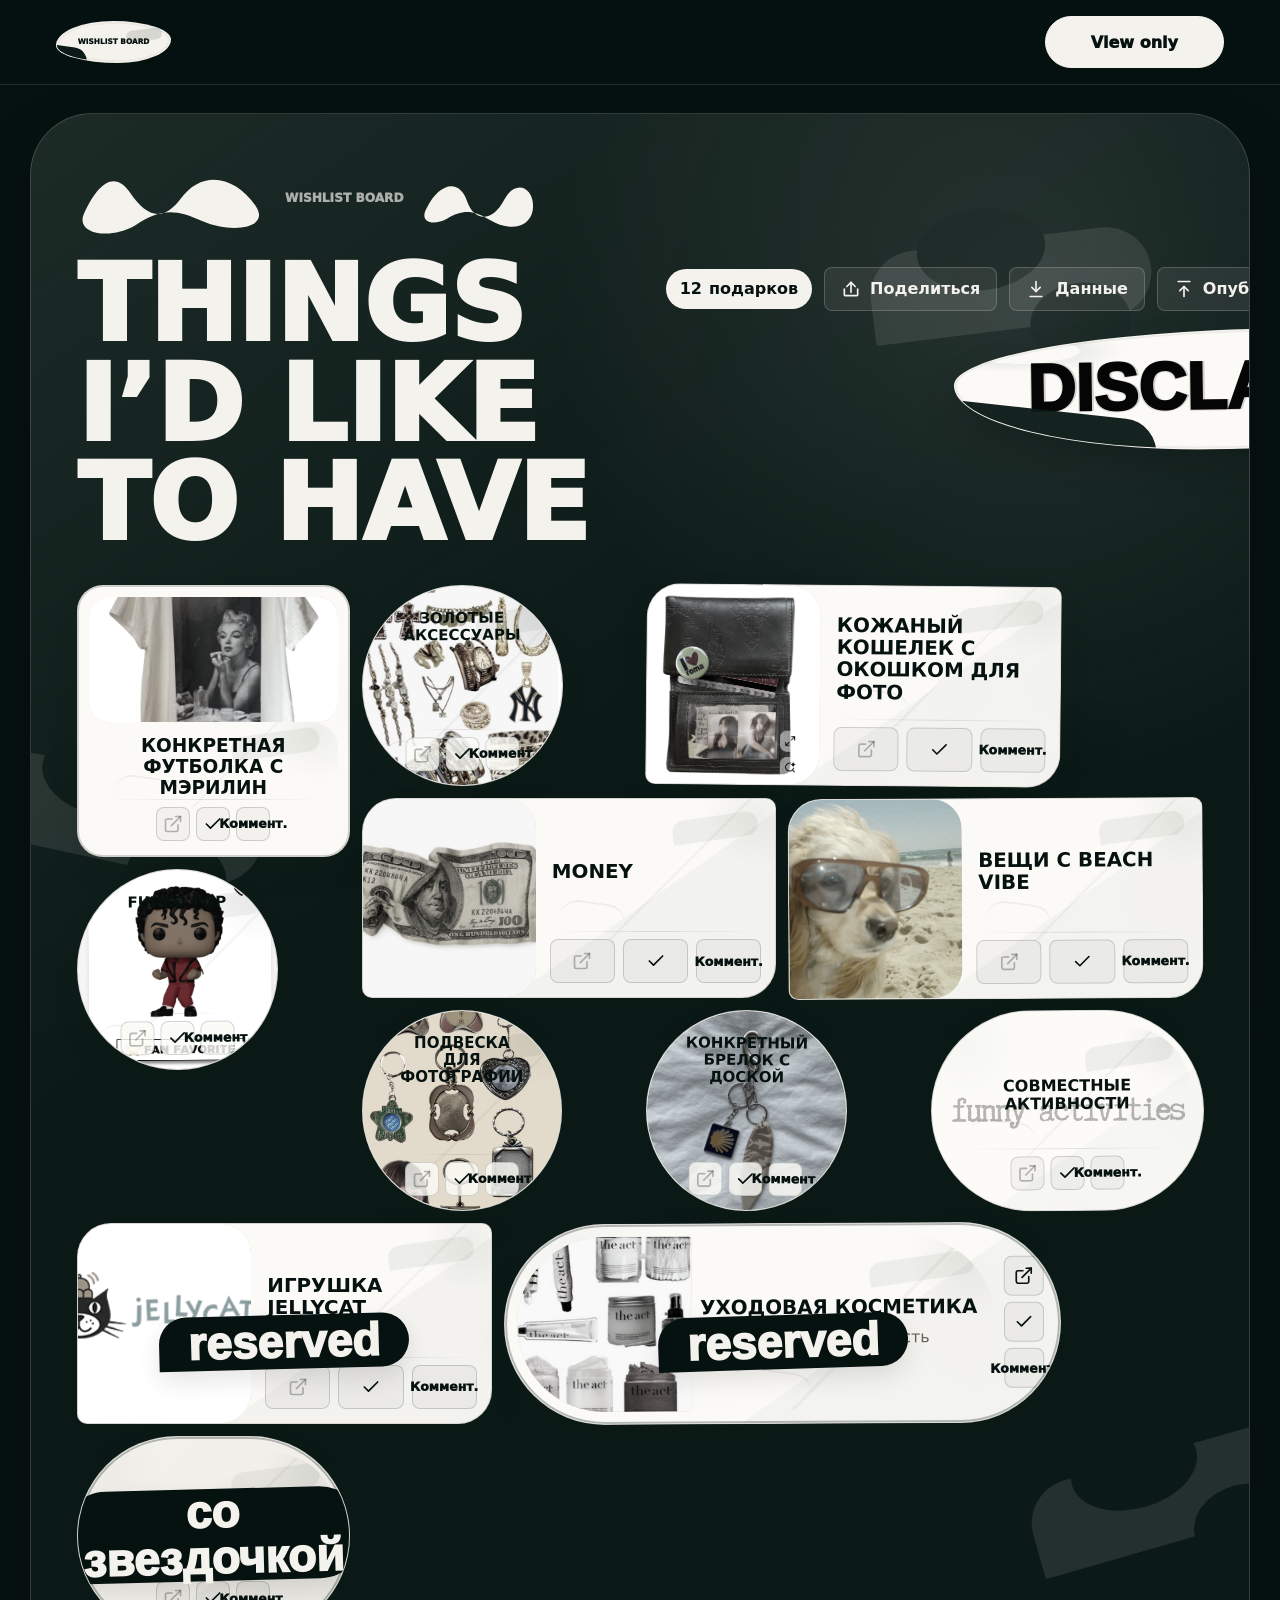
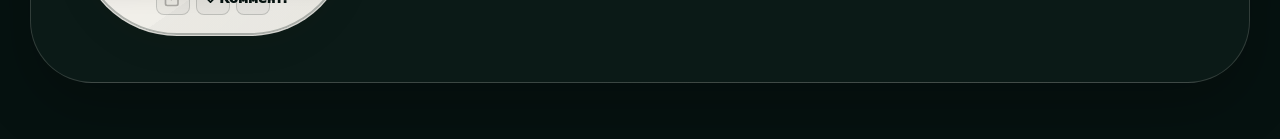
<file: index.html>
<!doctype html>
<html lang="ru">
  <head>
    <meta charset="UTF-8" />
    <meta name="viewport" content="width=device-width, initial-scale=1.0" />
    <title>Wishlist</title>
    <link rel="stylesheet" href="styles.css?v=20260501-github-autopublish-1" />
  </head>
  <body>
    <div class="app">
      <header class="topbar">
        <a class="brand" href="#/" aria-label="Wishlist">
          <span class="brand-board" aria-hidden="true">
            <span class="brand-wave"></span>
            <span class="brand-board-text">Wishlist board</span>
          </span>
        </a>
        <div class="topbar-actions">
          <button class="editor-mode-button" id="editorModeButton" type="button" aria-pressed="false">
            Editor
          </button>
          <button class="icon-button arrange-button" id="arrangeButton" type="button" aria-label="Переместить подарки" title="Переместить подарки" aria-pressed="false">
            <svg viewBox="0 0 24 24" aria-hidden="true">
              <path d="M8 3 5 6l3 3" />
              <path d="M5 6h14" />
              <path d="m16 15 3 3-3 3" />
              <path d="M19 18H5" />
            </svg>
          </button>
          <button class="icon-button accent" id="newGiftButton" type="button" aria-label="Добавить подарок" title="Добавить подарок">
            <svg viewBox="0 0 24 24" aria-hidden="true">
              <path d="M12 5v14M5 12h14" />
            </svg>
          </button>
        </div>
      </header>

      <main id="appRoot" class="page" aria-live="polite"></main>
    </div>

    <template id="homeTemplate">
      <section class="home">
        <div class="home-board">
          <div class="ambient-waves" aria-hidden="true">
            <span class="ambient-wave ambient-wave-one"></span>
            <span class="ambient-wave ambient-wave-two"></span>
            <span class="ambient-wave ambient-wave-three"></span>
          </div>

          <div class="wish-hero">
            <div class="hero-copy">
              <div class="title-print">
                <svg class="wave-print wave-print-wide" viewBox="0 0 180 72" aria-hidden="true">
                  <path d="M7 50C20 22 36 9 51 32C64 51 80 61 98 37C119 8 150 16 169 43C184 65 147 70 119 58C93 46 79 46 55 62C31 76-3 70 7 50Z" />
                </svg>
                <p class="eyebrow">Wishlist board</p>
                <svg class="wave-print wave-print-small" viewBox="0 0 122 62" aria-hidden="true">
                  <path d="M6 45C17 18 38 11 48 35C57 56 76 56 87 31C98 6 120 17 118 40C116 59 94 64 73 53C55 44 44 44 28 55C14 64-2 61 6 45Z" />
                </svg>
              </div>
              <h1>Things I’d like to have</h1>
            </div>
            <div class="hero-side">
              <div class="hero-tools">
                <div class="hero-meta">
                  <span class="count-pill"><strong id="giftCount">0</strong> <span id="giftCountWord">подарков</span></span>
                </div>
                <button class="secondary-button share-button" id="shareWishlistButton" type="button" aria-label="Скопировать ссылку" title="Скопировать ссылку">
                  <svg viewBox="0 0 24 24" aria-hidden="true">
                    <path d="M4 12v7a1 1 0 0 0 1 1h14a1 1 0 0 0 1-1v-7" />
                    <path d="M12 16V4" />
                    <path d="m7 9 5-5 5 5" />
                  </svg>
                  Поделиться
                </button>
                <button class="secondary-button export-data-button" id="exportWishlistDataButton" type="button" aria-label="Скачать данные" title="Скачать данные">
                  <svg viewBox="0 0 24 24" aria-hidden="true">
                    <path d="M12 3v12" />
                    <path d="m7 10 5 5 5-5" />
                    <path d="M5 21h14" />
                  </svg>
                  Данные
                </button>
                <button class="secondary-button publish-data-button" id="publishWishlistDataButton" type="button" aria-label="Опубликовать" title="Опубликовать">
                  <svg viewBox="0 0 24 24" aria-hidden="true">
                    <path d="M12 21V9" />
                    <path d="m7 14 5-5 5 5" />
                    <path d="M5 3h14" />
                  </svg>
                  Опубликовать
                </button>
                <button class="primary-button" id="addGiftFromHome" type="button" aria-label="Добавить" title="Добавить" aria-expanded="false" aria-controls="addChoiceMenu">
                  <svg viewBox="0 0 24 24" aria-hidden="true">
                    <path d="M12 5v14M5 12h14" />
                  </svg>
                  Добавить
                </button>
              </div>
              <div class="add-choice-menu" id="addChoiceMenu" hidden>
                <button class="add-choice add-choice--present" id="addPresentButton" type="button">Present</button>
                <button class="add-choice add-choice--disclaimer" id="addDisclaimerButton" type="button">Disclaimer</button>
              </div>
              <button class="disclaimer-hero-button" id="heroDisclaimerButton" type="button" hidden>
                Disclaimer
              </button>
            </div>
          </div>

          <p class="share-status" id="shareStatus" role="status"></p>
          <div class="share-panel" id="sharePanel" hidden>
            <label class="share-label" for="shareLinkInput">Моя ссылка на Wishlist</label>
            <a class="share-pretty-link" id="prettyShareLink" href="#" target="_blank" rel="noreferrer">
              Мой Wishlist
            </a>
            <div class="share-copy-row">
              <input id="shareLinkInput" type="text" readonly />
              <button class="secondary-button" id="copyShareLinkButton" type="button">
                <svg viewBox="0 0 24 24" aria-hidden="true">
                  <path d="M8 8h11v13H8z" />
                  <path d="M5 16H4a1 1 0 0 1-1-1V4a1 1 0 0 1 1-1h11a1 1 0 0 1 1 1v1" />
                </svg>
                Копировать
              </button>
            </div>
          </div>
          <div id="giftGrid" class="gift-mosaic" aria-label="Подарки"></div>
        </div>
      </section>
    </template>

    <template id="emptyTemplate">
      <section class="empty-state">
        <div class="empty-art" aria-hidden="true">
          <svg viewBox="0 0 80 80">
            <path d="M16 34h48v34H16z" />
            <path d="M12 24h56v12H12zM40 24v44M27 24c-8-7-3-16 5-13 5 2 8 13 8 13M53 24c8-7 3-16-5-13-5 2-8 13-8 13" />
          </svg>
        </div>
        <h2>Подарков пока нет</h2>
        <button class="primary-button" id="addFirstGift" type="button">
          <svg viewBox="0 0 24 24" aria-hidden="true">
            <path d="M12 5v14M5 12h14" />
          </svg>
          Добавить подарок
        </button>
      </section>
    </template>

    <template id="formTemplate">
      <section class="form-page">
        <div class="form-heading">
          <button class="icon-button" id="backButton" type="button" aria-label="Назад" title="Назад">
            <svg viewBox="0 0 24 24" aria-hidden="true">
              <path d="m15 18-6-6 6-6" />
            </svg>
          </button>
          <div>
            <p class="eyebrow" id="formMode">Новый подарок</p>
            <h1 id="formTitle">Добавить подарок</h1>
          </div>
        </div>

        <form class="gift-form" id="giftForm" novalidate>
          <div class="photo-field">
            <input id="photoInput" name="photo" type="file" accept="image/*" />
            <label class="photo-dropzone" for="photoInput">
              <span class="photo-preview" id="photoPreview">
                <svg viewBox="0 0 64 64" aria-hidden="true">
                  <path d="M10 16h44v34H10z" />
                  <path d="m17 43 12-12 9 9 5-5 10 8" />
                  <path d="M43 24h.01" />
                </svg>
              </span>
              <span class="photo-copy">Прикрепить фото</span>
            </label>
          </div>

          <div class="fields">
            <label>
              <span>Название</span>
              <input id="nameInput" name="name" type="text" autocomplete="off" maxlength="80" required />
            </label>

            <label>
              <span>Ссылка</span>
              <input id="linkInput" name="link" type="url" autocomplete="off" placeholder="https://..." />
            </label>

            <label>
              <span>Цена</span>
              <div class="price-input">
                <input id="priceInput" name="price" type="number" inputmode="decimal" min="0" step="0.01" />
                <span aria-hidden="true">₽</span>
              </div>
            </label>

            <fieldset class="style-field">
              <legend>Форма</legend>
              <input id="variantInput" name="variant" type="hidden" value="wide" />
              <div class="style-options" id="variantOptions">
                <button class="shape-option is-selected" type="button" data-value="wide" aria-pressed="true">
                  <span class="shape-preview shape-preview--wide"></span>
                </button>
                <button class="shape-option" type="button" data-value="capsule" aria-pressed="false">
                  <span class="shape-preview shape-preview--capsule"></span>
                </button>
                <button class="shape-option" type="button" data-value="circle" aria-pressed="false">
                  <span class="shape-preview shape-preview--circle"></span>
                </button>
                <button class="shape-option" type="button" data-value="oval" aria-pressed="false">
                  <span class="shape-preview shape-preview--oval"></span>
                </button>
                <button class="shape-option" type="button" data-value="ticket" aria-pressed="false">
                  <span class="shape-preview shape-preview--ticket"></span>
                </button>
                <button class="shape-option" type="button" data-value="stamp" aria-pressed="false">
                  <span class="shape-preview shape-preview--stamp"></span>
                </button>
              </div>
            </fieldset>

            <fieldset class="style-field">
              <legend>Размер</legend>
              <input id="sizeInput" name="size" type="hidden" value="normal" />
              <div class="size-options" id="sizeOptions">
                <button class="size-option" type="button" data-value="small" aria-pressed="false">S</button>
                <button class="size-option is-selected" type="button" data-value="normal" aria-pressed="true">M</button>
                <button class="size-option" type="button" data-value="large" aria-pressed="false">L</button>
              </div>
            </fieldset>

            <label class="wide">
              <span>Комментарий</span>
              <textarea id="commentInput" name="comment" rows="5" maxlength="500"></textarea>
            </label>
          </div>

          <p class="form-error" id="formError" role="alert"></p>

          <div class="form-actions">
            <button class="secondary-button" id="cancelButton" type="button">
              <svg viewBox="0 0 24 24" aria-hidden="true">
                <path d="m15 18-6-6 6-6" />
              </svg>
              Назад
            </button>
            <button class="primary-button" type="submit">
              <svg viewBox="0 0 24 24" aria-hidden="true">
                <path d="M19 21H5a2 2 0 0 1-2-2V5a2 2 0 0 1 2-2h11l5 5v11a2 2 0 0 1-2 2Z" />
                <path d="M17 21v-8H7v8M7 3v5h8" />
              </svg>
              Сохранить
            </button>
          </div>
        </form>
      </section>
    </template>

    <template id="disclaimerTemplate">
      <section class="form-page">
        <div class="form-heading">
          <button class="icon-button" id="disclaimerBackButton" type="button" aria-label="Назад" title="Назад">
            <svg viewBox="0 0 24 24" aria-hidden="true">
              <path d="m15 18-6-6 6-6" />
            </svg>
          </button>
          <div>
            <p class="eyebrow">Wishlist board</p>
            <h1>Disclaimer</h1>
          </div>
        </div>

        <form class="gift-form disclaimer-form" id="disclaimerForm" novalidate>
          <label class="disclaimer-field">
            <span>Текст disclaimer</span>
            <textarea id="disclaimerInput" name="disclaimer" rows="8" maxlength="900" placeholder="Напиши текст, который должен открываться в Disclaimer"></textarea>
          </label>

          <p class="form-error" id="disclaimerError" role="alert"></p>

          <div class="form-actions">
            <button class="secondary-button" id="deleteDisclaimerButton" type="button">
              Удалить
            </button>
            <button class="secondary-button" id="cancelDisclaimerButton" type="button">
              <svg viewBox="0 0 24 24" aria-hidden="true">
                <path d="m15 18-6-6 6-6" />
              </svg>
              Назад
            </button>
            <button class="primary-button" type="submit">
              <svg viewBox="0 0 24 24" aria-hidden="true">
                <path d="M19 21H5a2 2 0 0 1-2-2V5a2 2 0 0 1 2-2h11l5 5v11a2 2 0 0 1-2 2Z" />
                <path d="M17 21v-8H7v8M7 3v5h8" />
              </svg>
              Сохранить
            </button>
          </div>
        </form>
      </section>
    </template>

    <script src="wishlist-data.js?v=20260501-github-autopublish-1"></script>
    <script src="app.js?v=20260501-github-autopublish-1"></script>
  </body>
</html>
</file>
<file: styles.css>
:root {
  color-scheme: dark;
  --bg: #061210;
  --panel: #0b1a17;
  --paper: #f4f2ec;
  --card: #fbfaf6;
  --soft: #e6e2d8;
  --ink: #061210;
  --text: #f4f2ec;
  --muted: #b8b2a8;
  --card-muted: #686157;
  --line: rgba(244, 242, 236, 0.18);
  --shadow: 0 24px 60px rgba(0, 0, 0, 0.24);
  --radius: 8px;
}

* {
  box-sizing: border-box;
}

html {
  min-height: 100%;
  background: var(--bg);
}

body {
  overflow-x: hidden;
  min-height: 100vh;
  margin: 0;
  color: var(--text);
  background: var(--bg);
  font-family:
    Inter, ui-sans-serif, system-ui, -apple-system, BlinkMacSystemFont, "Segoe UI",
    sans-serif;
}

button,
input,
textarea {
  font: inherit;
}

button {
  cursor: pointer;
}

button:focus-visible,
input:focus-visible,
textarea:focus-visible,
a:focus-visible {
  outline: 3px solid rgba(244, 242, 236, 0.32);
  outline-offset: 3px;
}

.app {
  min-height: 100vh;
}

.topbar {
  position: sticky;
  top: 0;
  z-index: 10;
  display: flex;
  align-items: center;
  justify-content: space-between;
  gap: 16px;
  width: 100%;
  padding: 16px clamp(16px, 5vw, 56px);
  border-bottom: 1px solid rgba(244, 242, 236, 0.12);
  background: rgba(6, 18, 16, 0.88);
  backdrop-filter: blur(14px);
}

.brand {
  display: inline-flex;
  align-items: center;
  gap: 10px;
  color: var(--text);
  font-size: 1.05rem;
  font-weight: 850;
  text-decoration: none;
}

.brand > span:not(.brand-board) {
  display: none;
}

.brand-board {
  position: relative;
  display: grid;
  width: clamp(70px, 9vw, 116px);
  height: 42px;
  place-items: center;
  overflow: hidden;
  border: 1px solid rgba(244, 242, 236, 0.82);
  border-radius: 50% 50% 46% 54% / 58% 44% 56% 42%;
  color: var(--ink);
  background: var(--paper);
  box-shadow: inset 0 0 0 2px rgba(6, 18, 16, 0.04);
}

.brand-board::before {
  content: "";
  position: absolute;
  left: -18px;
  bottom: -12px;
  width: 48px;
  height: 28px;
  border-radius: 999px 999px 999px 18px;
  background: var(--panel);
  transform: rotate(8deg);
}

.brand-wave {
  position: absolute;
  right: 8px;
  top: 7px;
  width: 36px;
  height: 12px;
  border-radius: 999px 999px 999px 12px;
  background: rgba(6, 18, 16, 0.12);
  transform: rotate(-8deg);
}

.brand-board-text {
  position: relative;
  z-index: 1;
  font-size: 0.46rem;
  font-weight: 950;
  line-height: 1;
  text-transform: uppercase;
}

.topbar-actions {
  display: inline-flex;
  align-items: center;
  gap: 10px;
}

.topbar-actions [hidden] {
  display: none;
}

.editor-mode-button {
  display: inline-flex;
  align-items: center;
  justify-content: center;
  min-width: clamp(132px, 14vw, 186px);
  min-height: 52px;
  padding: 0 22px;
  border: 1px solid var(--paper);
  border-radius: 999px;
  color: var(--ink);
  background: var(--paper);
  font-weight: 950;
  letter-spacing: 0;
}

.editor-mode-button[aria-pressed="true"] {
  color: var(--paper);
  background: rgba(244, 242, 236, 0.08);
  box-shadow: inset 0 0 0 1px rgba(244, 242, 236, 0.28);
}

.arrange-button[aria-pressed="true"] {
  color: var(--ink);
  border-color: var(--paper);
  background: var(--paper);
  box-shadow: 0 0 0 3px rgba(244, 242, 236, 0.16);
}

.arrange-button {
  color: var(--ink);
  border-color: var(--paper);
  background: var(--paper);
}

.page {
  width: min(1220px, calc(100% - 32px));
  margin: 0 auto;
  padding: 28px 0 56px;
}

.home-board {
  position: relative;
  min-height: calc(100vh - 132px);
  overflow: hidden;
  padding: clamp(18px, 4vw, 46px);
  border: 1px solid rgba(244, 242, 236, 0.16);
  border-radius: clamp(34px, 5vw, 62px);
  color: var(--text);
  background:
    radial-gradient(circle at 82% 12%, rgba(244, 242, 236, 0.1), transparent 28%),
    linear-gradient(145deg, rgba(244, 242, 236, 0.08), transparent 42%),
    var(--panel);
  box-shadow: var(--shadow);
}

.ambient-waves {
  position: absolute;
  inset: 0;
  z-index: 0;
  pointer-events: none;
}

.ambient-wave {
  position: absolute;
  display: block;
  width: clamp(150px, 22vw, 310px);
  height: clamp(48px, 7vw, 92px);
  border-radius: 999px 999px 999px 34px;
  color: var(--paper);
  background: currentColor;
  opacity: 0.1;
}

.ambient-wave::before,
.ambient-wave::after {
  content: "";
  position: absolute;
  background: var(--panel);
}

.ambient-wave::before {
  left: 18%;
  top: -38%;
  width: 46%;
  height: 92%;
  border-radius: 50%;
}

.ambient-wave::after {
  right: 9%;
  bottom: -46%;
  width: 36%;
  height: 88%;
  border-radius: 50%;
}

.ambient-wave-one {
  right: 8%;
  top: 8%;
  transform: rotate(-7deg);
}

.ambient-wave-two {
  left: -4%;
  top: 42%;
  transform: rotate(12deg);
}

.ambient-wave-three {
  right: -5%;
  bottom: 9%;
  transform: rotate(-16deg);
}

.wish-hero,
.form-heading {
  display: flex;
  align-items: center;
  justify-content: space-between;
  gap: clamp(18px, 4vw, 44px);
}

.wish-hero {
  position: relative;
  z-index: 1;
  margin-bottom: clamp(18px, 3vw, 30px);
}

.hero-copy {
  position: relative;
  display: grid;
  gap: clamp(12px, 2vw, 20px);
  max-width: 890px;
  padding-left: 0;
}

.title-print {
  display: flex;
  align-items: center;
  gap: clamp(10px, 1.6vw, 18px);
  min-width: 0;
  color: var(--paper);
}

.wave-print {
  flex: 0 0 auto;
  display: block;
  fill: currentColor;
}

.wave-print-wide {
  width: clamp(92px, 16vw, 190px);
  height: auto;
}

.wave-print-small {
  width: clamp(58px, 9vw, 118px);
  height: auto;
  transform: rotate(4deg);
}

.eyebrow {
  margin: 0;
  color: rgba(244, 242, 236, 0.68);
  font-size: 0.76rem;
  font-weight: 950;
  letter-spacing: 0;
  text-transform: uppercase;
  white-space: nowrap;
}

h1,
h2,
p {
  overflow-wrap: anywhere;
}

h1 {
  margin: 0;
  font-size: clamp(2rem, 5vw, 4.2rem);
  line-height: 0.95;
  letter-spacing: 0;
}

.wish-hero h1 {
  max-width: 860px;
  font-size: clamp(2.7rem, 8.2vw, 7rem);
  font-weight: 950;
  text-transform: uppercase;
}

h2 {
  margin: 0;
  font-size: 1.14rem;
  letter-spacing: 0;
}

.hero-tools {
  display: flex;
  flex: 0 0 auto;
  align-items: center;
  gap: 12px;
}

.hero-side {
  position: relative;
  display: grid;
  justify-items: end;
  gap: 18px;
  min-width: min(100%, 460px);
}

.hero-meta {
  display: flex;
  flex-wrap: wrap;
  gap: 10px;
  margin: 0;
}

.count-pill {
  display: inline-flex;
  align-items: center;
  gap: 7px;
  min-height: 40px;
  padding: 0 14px;
  border-radius: 999px;
  color: var(--ink);
  font-weight: 900;
  background: var(--paper);
}

.icon-button,
.primary-button,
.secondary-button,
.danger-button,
.link-button {
  display: inline-flex;
  align-items: center;
  justify-content: center;
  gap: 9px;
  min-height: 44px;
  border: 1px solid transparent;
  border-radius: var(--radius);
  text-decoration: none;
  transition:
    transform 160ms ease,
    border-color 160ms ease,
    background 160ms ease,
    color 160ms ease;
}

.icon-button:hover,
.primary-button:hover,
.secondary-button:hover,
.danger-button:hover,
.link-button:hover,
.mark-toggle:hover {
  transform: translateY(-1px);
}

.icon-button {
  width: 44px;
  padding: 0;
  color: var(--paper);
  border-color: rgba(244, 242, 236, 0.2);
  background: rgba(244, 242, 236, 0.08);
}

.icon-button.accent,
.primary-button {
  color: var(--ink);
  border-color: var(--paper);
  background: var(--paper);
}

.home-board .primary-button {
  flex: 0 0 auto;
}

.home-board .share-button,
.home-board .export-data-button,
.home-board .publish-data-button {
  flex: 0 0 auto;
}

.add-choice-menu {
  position: absolute;
  right: 0;
  top: 58px;
  z-index: 8;
  display: grid;
  grid-template-columns: minmax(168px, 1fr) minmax(138px, 0.74fr);
  gap: 8px;
  width: min(360px, calc(100vw - 34px));
  padding: 8px;
  border: 1px solid rgba(244, 242, 236, 0.18);
  border-radius: 22px;
  background: rgba(6, 18, 16, 0.82);
  box-shadow: 0 18px 42px rgba(0, 0, 0, 0.24);
  backdrop-filter: blur(14px);
}

.add-choice-menu[hidden] {
  display: none;
}

.add-choice {
  min-height: 96px;
  padding: 14px;
  border: 1px solid rgba(6, 18, 16, 0.12);
  border-radius: 18px;
  color: var(--ink);
  background:
    radial-gradient(circle at 88% 18%, rgba(6, 18, 16, 0.08), transparent 22%),
    var(--paper);
  font-family: Impact, Haettenschweiler, "Arial Black", sans-serif;
  font-size: clamp(1.9rem, 3.2vw, 3.5rem);
  font-weight: 950;
  letter-spacing: 0;
  line-height: 0.95;
  text-align: center;
  text-transform: uppercase;
  text-shadow:
    2px 0 0 rgba(0, 0, 0, 0.16),
    -1px 1px 0 rgba(0, 0, 0, 0.14);
  transition:
    transform 160ms ease,
    background 160ms ease;
}

.add-choice:hover {
  transform: translateY(-1px);
  background: #fffdf8;
}

.add-choice--disclaimer {
  border-radius: 18px 36px 18px 36px;
  font-size: clamp(1.35rem, 2.35vw, 2.35rem);
  word-break: break-word;
}

.disclaimer-hero-button {
  position: relative;
  width: min(100%, 560px);
  min-height: clamp(82px, 9.5vw, 120px);
  overflow: hidden;
  padding: 14px 44px 18px;
  border: 1px solid rgba(244, 242, 236, 0.76);
  border-radius: 58% 42% 54% 46% / 44% 54% 46% 56%;
  color: #050505;
  background:
    radial-gradient(ellipse at 12% 16%, transparent 0 58px, rgba(6, 18, 16, 0.06) 59px, transparent 104px),
    radial-gradient(ellipse at 88% 78%, rgba(6, 18, 16, 0.08), transparent 28%),
    linear-gradient(100deg, transparent 0 74%, rgba(6, 18, 16, 0.08) 74% 100%),
    var(--card);
  font-family: Impact, Haettenschweiler, "Arial Black", sans-serif;
  font-size: clamp(2.2rem, 5.2vw, 5.2rem);
  font-weight: 950;
  letter-spacing: 0;
  line-height: 0.95;
  text-transform: uppercase;
  text-shadow:
    2px 0 0 rgba(0, 0, 0, 0.16),
    -1px 1px 0 rgba(0, 0, 0, 0.14);
  box-shadow:
    0 16px 34px rgba(0, 0, 0, 0.2),
    inset 0 0 0 2px rgba(6, 18, 16, 0.06);
  transform: rotate(-0.8deg);
  transition:
    transform 160ms ease,
    background 160ms ease;
}

.disclaimer-hero-button::before,
.disclaimer-hero-button::after {
  content: "";
  position: absolute;
  pointer-events: none;
}

.disclaimer-hero-button::before {
  left: -8%;
  bottom: -22%;
  width: 44%;
  height: 58%;
  border-radius: 999px 999px 999px 36px;
  background: var(--panel);
  opacity: 0.96;
  transform: rotate(7deg);
}

.disclaimer-hero-button::after {
  right: 10%;
  bottom: 18px;
  width: 96px;
  height: 20px;
  border-radius: 999px 999px 999px 12px;
  background: rgba(6, 18, 16, 0.1);
  transform: rotate(-7deg);
}

.disclaimer-hero-button:hover {
  transform: rotate(-0.8deg) translateY(-2px);
  background:
    radial-gradient(ellipse at 12% 16%, transparent 0 58px, rgba(6, 18, 16, 0.07) 59px, transparent 104px),
    radial-gradient(ellipse at 88% 78%, rgba(6, 18, 16, 0.1), transparent 28%),
    linear-gradient(100deg, transparent 0 74%, rgba(6, 18, 16, 0.09) 74% 100%),
    #fffdf8;
}

.disclaimer-hero-button[hidden] {
  display: none;
}

.primary-button,
.secondary-button,
.danger-button,
.link-button {
  padding: 0 16px;
  font-weight: 850;
}

.secondary-button,
.link-button {
  color: var(--text);
  border-color: rgba(244, 242, 236, 0.2);
  background: rgba(244, 242, 236, 0.08);
}

.danger-button {
  color: var(--text);
  border-color: rgba(244, 242, 236, 0.2);
  background: rgba(244, 242, 236, 0.08);
}

.icon-button svg,
.primary-button svg,
.secondary-button svg,
.danger-button svg,
.link-button svg,
.mark-toggle svg,
.empty-art svg,
.photo-preview svg {
  width: 20px;
  height: 20px;
  fill: none;
  stroke: currentColor;
  stroke-width: 2;
  stroke-linecap: round;
  stroke-linejoin: round;
}

.share-status {
  position: relative;
  z-index: 1;
  width: fit-content;
  max-width: 100%;
  margin: -8px 0 14px;
  padding: 8px 12px;
  border: 1px solid rgba(244, 242, 236, 0.16);
  border-radius: 999px;
  color: rgba(244, 242, 236, 0.78);
  background: rgba(244, 242, 236, 0.07);
  font-size: 0.9rem;
  font-weight: 800;
}

.share-status:empty {
  display: none;
}

.share-panel {
  position: relative;
  z-index: 1;
  display: grid;
  gap: 8px;
  max-width: 760px;
  margin: 0 0 16px;
  padding: 12px;
  border: 1px solid rgba(244, 242, 236, 0.16);
  border-radius: 18px;
  background: rgba(244, 242, 236, 0.07);
}

.share-panel[hidden] {
  display: none;
}

.share-label {
  color: rgba(244, 242, 236, 0.78);
  font-size: 0.86rem;
  font-weight: 850;
}

.share-pretty-link {
  display: inline-flex;
  align-items: center;
  justify-content: center;
  width: fit-content;
  min-height: 40px;
  padding: 0 14px;
  border: 1px solid var(--paper);
  border-radius: 999px;
  color: var(--ink);
  background: var(--paper);
  font-weight: 900;
  text-decoration: none;
}

.share-copy-row {
  display: grid;
  grid-template-columns: minmax(0, 1fr) auto;
  gap: 8px;
}

.share-copy-row input {
  min-width: 0;
  overflow: hidden;
  text-overflow: ellipsis;
}

.share-copy-row .secondary-button {
  color: var(--paper);
}

.gift-mosaic {
  position: relative;
  z-index: 1;
  display: grid;
  grid-template-columns: repeat(8, minmax(0, 1fr));
  grid-auto-rows: clamp(50px, 4.6vw, 66px);
  grid-auto-flow: dense;
  gap: clamp(8px, 1vw, 12px);
  align-items: stretch;
}

.gift-mosaic--free {
  display: block;
  min-height: 560px;
}

.is-arranging .gift-mosaic {
  padding: clamp(8px, 1.4vw, 18px);
}

.gift-mosaic::before {
  content: "";
  position: absolute;
  z-index: -1;
  right: 7%;
  top: 12%;
  width: min(280px, 28vw);
  height: min(82px, 9vw);
  border-radius: 999px 999px 999px 32px;
  background: var(--ink);
  opacity: 0.05;
  transform: rotate(-9deg);
}

.gift-card {
  --tilt: 0deg;

  position: relative;
  display: grid;
  grid-template-rows: minmax(96px, 1fr) auto auto;
  grid-column: span 3;
  grid-row: span 4;
  min-width: 0;
  min-height: 0;
  overflow: hidden;
  border: 1px solid rgba(8, 8, 6, 0.14);
  border-radius: clamp(22px, 2.6vw, 36px);
  color: var(--ink);
  background:
    radial-gradient(circle at 13% 18%, rgba(6, 18, 16, 0.035), transparent 18%),
    linear-gradient(145deg, transparent 0 62%, rgba(6, 18, 16, 0.03) 62% 100%),
    var(--card);
  box-shadow: 0 14px 30px rgba(31, 26, 18, 0.08);
  transform: rotate(var(--tilt));
  transition:
    left 160ms ease,
    top 160ms ease,
    width 160ms ease,
    height 160ms ease,
    transform 180ms ease,
    box-shadow 180ms ease;
}

.gift-card.is-free-position {
  position: absolute;
  grid-column: auto;
  grid-row: auto;
}

.is-arranging .gift-card {
  cursor: grab;
  touch-action: none;
  overflow: visible;
  border: 2px dashed rgba(244, 242, 236, 0.92);
  box-shadow:
    0 14px 30px rgba(31, 26, 18, 0.08),
    inset 0 0 0 5px rgba(6, 18, 16, 0.04);
  animation: cardWiggle 720ms ease-in-out infinite;
  user-select: none;
}

.is-arranging .gift-card .gift-photo,
.is-arranging .gift-card .gift-content,
.is-arranging .gift-card .gift-actions,
.is-arranging .gift-card .mark-toggle,
.is-arranging .gift-card .resize-handle {
  pointer-events: auto;
}

.is-arranging .gift-card:nth-child(2n) {
  animation-delay: -180ms;
}

.is-arranging .gift-card:nth-child(3n) {
  animation-delay: -330ms;
}

.is-arranging .gift-card.is-dragging {
  cursor: grabbing;
  opacity: 0.62;
}

.is-arranging .gift-card.is-drop-target {
  border-color: var(--paper);
  box-shadow:
    0 0 0 8px rgba(244, 242, 236, 0.12),
    inset 0 0 0 5px rgba(6, 18, 16, 0.04);
  transform: rotate(var(--tilt)) scale(0.985);
}

.is-arranging .gift-card.is-pointer-dragging {
  z-index: 20;
  cursor: grabbing;
  opacity: 0.94;
  animation: none;
  transition: none;
  transform: rotate(var(--tilt)) scale(1.02);
  box-shadow:
    0 26px 56px rgba(0, 0, 0, 0.28),
    inset 0 0 0 5px rgba(6, 18, 16, 0.04);
}

.is-arranging .gift-card.is-resizing {
  cursor: nwse-resize;
}

.is-dragging-card {
  cursor: grabbing;
}

.is-arranging .gift-actions,
.is-arranging .mark-toggle {
  opacity: 0.38;
}

.is-arranging .gift-actions {
  pointer-events: auto;
  opacity: 0.7;
}

.resize-handle {
  position: absolute;
  right: 10px;
  bottom: 10px;
  z-index: 8;
  display: none;
  width: 24px;
  height: 24px;
  border: 1px solid rgba(6, 18, 16, 0.18);
  border-radius: 50%;
  background: rgba(251, 250, 246, 0.86);
  cursor: nwse-resize;
}

.resize-handle::before,
.resize-handle::after {
  content: "";
  position: absolute;
  right: 7px;
  bottom: 7px;
  width: 8px;
  height: 1.8px;
  border-radius: 999px;
  background: var(--ink);
}

.resize-handle::after {
  width: 1.8px;
  height: 8px;
}

.is-arranging .resize-handle {
  display: block;
}

.arrange-card-controls {
  position: absolute;
  left: 50%;
  right: auto;
  top: 8px;
  z-index: 40;
  display: none;
  align-items: center;
  gap: 6px;
  width: max-content;
  max-width: none;
  padding: 5px;
  border: 1px solid rgba(6, 18, 16, 0.12);
  border-radius: 999px;
  background: rgba(251, 250, 246, 0.88);
  box-shadow: 0 8px 22px rgba(0, 0, 0, 0.14);
  backdrop-filter: blur(8px);
  pointer-events: auto;
  transform: translateX(-50%);
}

.arrange-card-controls button {
  display: inline-grid;
  min-width: 32px;
  height: 30px;
  place-items: center;
  padding: 0 8px;
  border: 1px solid rgba(6, 18, 16, 0.14);
  border-radius: 999px;
  color: var(--ink);
  background: var(--paper);
  font-size: 0.72rem;
  font-weight: 950;
  line-height: 1;
  pointer-events: auto;
}

.arrange-card-controls button[aria-label="Переместить выше"],
.arrange-card-controls button[aria-label="Переместить ниже"] {
  display: none;
}

.is-arranging .arrange-card-controls {
  display: inline-flex;
}

.gift-card--circle .arrange-card-controls button,
.gift-card--mini .arrange-card-controls button {
  min-width: 32px;
  height: 30px;
  padding-inline: 8px;
  font-size: 0.66rem;
}

@keyframes cardWiggle {
  0%,
  100% {
    transform: rotate(calc(var(--tilt) - 0.45deg));
  }

  50% {
    transform: rotate(calc(var(--tilt) + 0.45deg));
  }
}

.gift-card:hover {
  transform: rotate(var(--tilt)) translateY(-2px);
  box-shadow: 0 18px 38px rgba(0, 0, 0, 0.16);
}

.gift-card:nth-child(4n + 2) {
  --tilt: -0.45deg;
}

.gift-card:nth-child(5n + 3) {
  --tilt: 0.55deg;
}

.gift-card:nth-child(6n + 5) {
  --tilt: -0.3deg;
}

.gift-card::before {
  display: none;
}

.gift-card::after {
  display: none;
}

.gift-card--marked::after {
  content: "";
  display: block;
  position: absolute;
  inset: 0;
  z-index: 2;
  border: 2px solid rgba(6, 18, 16, 0.28);
  border-radius: inherit;
  pointer-events: none;
}

.gift-card--marked .gift-photo img {
  filter: grayscale(0.9) contrast(1.03);
}

.gift-card > * {
  position: relative;
  z-index: 1;
}

.mark-toggle {
  position: absolute;
  left: 12px;
  top: 12px;
  z-index: 4;
  display: inline-flex;
  align-items: center;
  justify-content: center;
  width: 36px;
  height: 36px;
  min-height: 0;
  padding: 0;
  border: 1px solid rgba(6, 18, 16, 0.16);
  border-radius: 50%;
  color: var(--ink);
  background: rgba(251, 250, 246, 0.82);
  transition:
    transform 160ms ease,
    border-color 160ms ease,
    background 160ms ease,
    color 160ms ease;
}

.mark-toggle.is-marked {
  color: var(--paper);
  border-color: var(--ink);
  background: var(--ink);
}

.mark-action.is-marked,
.reserve-action.is-marked {
  color: var(--paper);
  border-color: var(--ink);
  background: var(--ink);
}

.reserved-toggle {
  position: absolute;
  left: 50%;
  bottom: clamp(54px, 8%, 76px);
  z-index: 5;
  min-width: min(78%, 250px);
  min-height: 54px;
  padding: 0 22px;
  border: 0;
  border-radius: 999px 999px 999px 22px;
  color: #050505;
  background: rgba(215, 215, 212, 0.92);
  font-family: Impact, Haettenschweiler, "Arial Black", sans-serif;
  font-size: clamp(1.7rem, 3.6vw, 3.2rem);
  font-weight: 950;
  letter-spacing: 0;
  line-height: 1;
  text-transform: lowercase;
  transform: translateX(-50%) rotate(-1.5deg);
  box-shadow: 0 10px 24px rgba(0, 0, 0, 0.1);
}

.reserved-toggle.is-marked {
  color: var(--paper);
  background: var(--ink);
}

.gift-card--wide {
  grid-column: span 4;
  grid-row: span 4;
  border-radius: 40px;
}

.gift-card--oval {
  grid-column: span 2;
  grid-row: span 5;
  grid-template-rows: minmax(126px, 1fr) auto auto;
  padding: 12px;
  border-radius: 999px;
}

.gift-card--circle {
  grid-column: span 2;
  grid-row: span 3;
  grid-template-rows: 1fr;
  aspect-ratio: 1;
  border-radius: 50%;
}

.gift-card--capsule {
  grid-column: span 4;
  grid-row: span 3;
  grid-template-columns: 33% minmax(0, 1fr) 44px;
  grid-template-rows: 1fr;
  gap: 8px;
  padding: 12px;
  border-radius: 999px;
}

.gift-card--text {
  grid-column: span 3;
  grid-row: span 4;
  grid-template-rows: 78px minmax(0, 1fr) auto;
  border-radius: 48px 48px 24px 24px;
}

.gift-card--mini {
  grid-column: span 2;
  grid-row: span 3;
  grid-template-rows: minmax(0, 1fr) auto;
  padding: 16px 12px;
  border-radius: 999px;
}

.gift-card--ticket {
  grid-column: span 3;
  grid-row: span 3;
  grid-template-columns: 42% minmax(0, 1fr);
  grid-template-rows: minmax(0, 1fr) auto;
  gap: 0;
  border-radius: 34px 10px 34px 10px;
}

.gift-card--ticket::after {
  display: none;
}

.gift-card--split {
  grid-column: span 4;
  grid-row: span 4;
  grid-template-columns: 54% minmax(0, 1fr);
  grid-template-rows: minmax(0, 1fr) auto;
  border-radius: 18px 56px 18px 56px;
}

.gift-card--slab {
  grid-column: span 3;
  grid-row: span 5;
  grid-template-rows: 74px minmax(0, 1fr) auto;
  border-radius: 8px 8px 52px 52px;
}

.gift-card--stamp {
  grid-column: span 2;
  grid-row: span 4;
  grid-template-rows: minmax(0, 1fr) auto auto;
  padding: 10px;
  border: 2px solid rgba(6, 18, 16, 0.18);
  border-radius: 26px;
  background:
    radial-gradient(circle at 0 0, transparent 10px, var(--card) 11px) 0 0 / 28px 28px,
    var(--card);
}

.gift-card--small {
  grid-column-end: span 2;
  grid-row-end: span 3;
}

.gift-card--large {
  grid-column-end: span 4;
  grid-row-end: span 5;
}

.gift-card--circle.gift-card--large {
  grid-column-end: span 3;
  grid-row-end: span 4;
}

.gift-card--capsule.gift-card--small,
.gift-card--ticket.gift-card--small {
  grid-column-end: span 3;
}

.gift-card--capsule.gift-card--large,
.gift-card--split.gift-card--large {
  grid-column-end: span 5;
}

.gift-card:only-child {
  grid-column: span 4;
  grid-row: span 5;
  max-width: 460px;
}

.gift-photo {
  position: relative;
  min-height: 0;
  overflow: hidden;
  background:
    linear-gradient(135deg, rgba(6, 18, 16, 0.02), rgba(6, 18, 16, 0.12)),
    var(--soft);
}

.gift-photo::after {
  display: none;
}

.gift-photo img {
  display: block;
  width: 100%;
  height: 100%;
  filter: grayscale(0.65) contrast(1.02);
  object-fit: cover;
}

.gift-photo .photo-placeholder {
  display: grid;
  width: 100%;
  height: 100%;
  place-items: center;
  color: rgba(8, 8, 6, 0.56);
}

.gift-photo svg {
  width: 54px;
  height: 54px;
  fill: none;
  stroke: currentColor;
  stroke-width: 1.7;
  stroke-linecap: round;
  stroke-linejoin: round;
}

.gift-content {
  position: relative;
  display: grid;
  gap: 7px;
  align-content: start;
  min-width: 0;
  overflow: hidden;
  padding: 15px 16px 10px;
  border-radius: inherit;
  background:
    linear-gradient(135deg, transparent 0 56%, rgba(6, 18, 16, 0.035) 56% 57%, transparent 57%),
    radial-gradient(circle at 92% 12%, rgba(6, 18, 16, 0.05), transparent 20%);
}

.gift-content::before {
  content: "";
  position: absolute;
  right: 7%;
  top: 12%;
  z-index: -1;
  width: 36%;
  height: 24px;
  border-radius: 999px 999px 999px 12px;
  background: rgba(6, 18, 16, 0.055);
  pointer-events: none;
  transform: rotate(-8deg);
}

.gift-content::after {
  content: "";
  position: absolute;
  left: 10%;
  bottom: 12%;
  z-index: -1;
  width: 28%;
  height: 18px;
  border-top: 2px solid rgba(6, 18, 16, 0.055);
  border-radius: 999px 999px 0 0;
  pointer-events: none;
  transform: rotate(8deg);
}

.gift-title-row {
  display: grid;
  gap: 6px;
  min-width: 0;
}

.gift-title {
  min-width: 0;
  font-size: clamp(1rem, 1.7vw, 1.24rem);
  line-height: 1.12;
  text-transform: uppercase;
}

.gift-price {
  width: fit-content;
  max-width: 100%;
  overflow: hidden;
  color: var(--card-muted);
  font-weight: 850;
  text-overflow: ellipsis;
  white-space: nowrap;
}

.gift-comment {
  display: -webkit-box;
  margin: 0;
  overflow: hidden;
  color: var(--card-muted);
  line-height: 1.42;
  -webkit-box-orient: vertical;
  -webkit-line-clamp: 3;
}

.gift-actions {
  position: relative;
  display: grid;
  grid-template-columns: repeat(4, minmax(0, 1fr));
  gap: 8px;
  padding: 0 16px 16px;
}

.gift-actions--viewer {
  grid-template-columns: repeat(3, minmax(0, 1fr));
}

.gift-actions::before {
  content: "";
  position: absolute;
  left: 16px;
  right: 16px;
  top: -8px;
  height: 1px;
  background: linear-gradient(90deg, transparent, rgba(6, 18, 16, 0.11), transparent);
  pointer-events: none;
}

.gift-actions .icon-button {
  width: 100%;
  min-width: 0;
  padding: 0;
  color: var(--ink);
  border-color: rgba(6, 18, 16, 0.16);
  background: rgba(6, 18, 16, 0.035);
}

.gift-actions .comment-button {
  font-size: 0.78rem;
  font-weight: 950;
}

.gift-actions .link-disabled {
  color: rgba(8, 8, 6, 0.28);
  pointer-events: none;
}

body:not(.is-editor-mode) .gift-card {
  cursor: pointer;
}

.gift-card--wide .gift-title-row {
  grid-template-columns: minmax(0, 1fr) auto;
  align-items: start;
}

.gift-card--wide .gift-price,
.gift-card--oval .gift-price,
.gift-card--circle .gift-price {
  padding: 5px 10px;
  border: 1px solid rgba(6, 18, 16, 0.12);
  border-radius: 999px;
  color: var(--ink);
  background: rgba(244, 242, 236, 0.78);
}

.gift-card--oval .gift-photo {
  border-radius: 999px 999px 32px 32px;
}

.gift-card--oval .mark-toggle {
  left: 50%;
  top: 18px;
  transform: translateX(-50%);
}

.gift-card--oval .mark-toggle:hover {
  transform: translateX(-50%) translateY(-1px);
}

.gift-card--oval .gift-content {
  justify-items: center;
  padding: 14px 10px 8px;
  text-align: center;
}

.gift-card--oval .gift-title-row {
  justify-items: center;
}

.gift-card--oval .gift-comment {
  display: none;
}

.gift-card--oval .gift-actions,
.gift-card--mini .gift-actions {
  display: flex;
  justify-content: center;
  gap: 6px;
  padding: 0 6px 4px;
}

.gift-card--oval .gift-actions .icon-button,
.gift-card--circle .gift-actions .icon-button,
.gift-card--mini .gift-actions .icon-button {
  width: 34px;
  height: 34px;
  min-height: 34px;
}

.gift-card--circle .gift-photo {
  grid-area: 1 / 1;
  min-height: 0;
  border-radius: 50%;
}

.gift-card--circle .mark-toggle,
.gift-card--mini .mark-toggle {
  width: 32px;
  height: 32px;
}

.gift-card--circle .gift-photo::after {
  right: 24px;
  bottom: 40px;
  width: 66px;
  height: 22px;
}

.gift-card--circle .gift-content {
  grid-area: 1 / 1;
  justify-items: center;
  align-content: start;
  padding: 24px 18px 0;
  text-align: center;
}

.gift-card--circle .gift-title {
  max-width: 130px;
  font-size: clamp(0.76rem, 1.25vw, 0.94rem);
}

.gift-card--circle .gift-comment {
  display: none;
}

.gift-card--circle .gift-actions {
  position: absolute;
  left: 50%;
  bottom: 14px;
  display: flex;
  gap: 6px;
  padding: 0;
  transform: translateX(-50%);
}

.gift-card--circle .gift-actions .icon-button {
  background: rgba(251, 250, 246, 0.82);
}

.gift-card--capsule::before {
  right: 16%;
  top: auto;
  bottom: 18px;
}

.gift-card--capsule .mark-toggle {
  left: 18px;
  top: 50%;
  transform: translateY(-50%);
}

.gift-card--capsule .mark-toggle:hover {
  transform: translateY(calc(-50% - 1px));
}

.gift-card--capsule .gift-photo {
  height: 100%;
  min-height: 0;
  border-radius: 999px 40px 40px 999px;
}

.gift-card--capsule .gift-content {
  align-content: center;
  padding: 10px 0;
  border-radius: 0 999px 999px 0;
}

.gift-card--capsule .gift-comment {
  -webkit-line-clamp: 2;
}

.gift-card--capsule .gift-actions {
  grid-template-columns: 1fr;
  align-content: center;
  gap: 6px;
  padding: 0;
}

.gift-card--capsule .gift-actions .icon-button {
  width: 40px;
  height: 40px;
  min-height: 40px;
}

.gift-card--text .gift-photo {
  border-radius: 0 0 42px 42px;
}

.gift-card--text .gift-content {
  align-content: center;
  padding: 18px 20px 12px;
}

.gift-card--text .gift-title {
  font-size: clamp(1.18rem, 2.1vw, 1.56rem);
}

.gift-card--text .gift-comment {
  -webkit-line-clamp: 4;
}

.gift-card--mini .gift-photo {
  position: absolute;
  inset: 0;
  opacity: 0.28;
}

.gift-card--mini .gift-photo::after {
  display: none;
}

.gift-card--mini .gift-content {
  justify-items: center;
  align-content: center;
  padding: 16px 8px 8px;
  text-align: center;
}

.gift-card--mini .gift-title-row {
  justify-items: center;
}

.gift-card--mini .gift-title {
  font-size: clamp(0.84rem, 1.35vw, 1rem);
}

.gift-card--mini .gift-comment {
  display: none;
}

.gift-card--mini .gift-price {
  padding: 5px 9px;
  border-radius: 999px;
  color: var(--paper);
  background: rgba(6, 18, 16, 0.86);
}

.gift-card--ticket .gift-photo {
  grid-row: 1 / -1;
  border-radius: 0 30px 30px 0;
}

.gift-card--ticket .gift-content {
  align-content: center;
  padding: 18px 16px 12px;
}

.gift-card--ticket .gift-comment {
  display: none;
}

.gift-card--ticket .gift-actions {
  grid-column: 2;
  padding: 0 14px 14px;
}

.gift-card--split .gift-photo {
  grid-row: 1 / -1;
}

.gift-card--split .gift-content {
  align-content: end;
  padding: 18px;
  border-radius: 0 56px 18px 0;
}

.gift-card--split .gift-title {
  font-size: clamp(1.25rem, 2.6vw, 2rem);
}

.gift-card--split .gift-comment {
  -webkit-line-clamp: 2;
}

.gift-card--split .gift-actions {
  grid-column: 2;
  padding: 0 18px 18px;
}

.gift-card--slab .gift-photo {
  border-radius: 0 0 42px 42px;
}

.gift-card--slab .gift-content {
  align-content: center;
  padding: 20px 18px 12px;
}

.gift-card--slab .gift-title {
  font-size: clamp(1.4rem, 2.6vw, 2.25rem);
  line-height: 0.98;
}

.gift-card--slab .gift-price {
  padding: 5px 9px;
  border-radius: 999px;
  color: var(--paper);
  background: rgba(6, 18, 16, 0.86);
}

.gift-card--stamp .mark-toggle {
  left: 50%;
  top: 14px;
  transform: translateX(-50%);
}

.gift-card--stamp .mark-toggle:hover {
  transform: translateX(-50%) translateY(-1px);
}

.gift-card--stamp .gift-photo {
  border-radius: 20px;
}

.gift-card--stamp .gift-content {
  justify-items: center;
  padding: 14px 8px 8px;
  text-align: center;
}

.gift-card--stamp .gift-title {
  font-size: clamp(0.95rem, 1.6vw, 1.16rem);
}

.gift-card--stamp .gift-comment {
  display: none;
}

.gift-card--stamp .gift-actions {
  display: flex;
  justify-content: center;
  gap: 6px;
  padding: 0 4px 4px;
}

.gift-card--stamp .gift-actions .icon-button {
  width: 34px;
  height: 34px;
  min-height: 34px;
}

.empty-state {
  position: relative;
  z-index: 1;
  display: grid;
  min-height: 320px;
  place-items: center;
  align-content: center;
  gap: 18px;
  padding: 40px 18px;
  text-align: center;
  border: 1px solid rgba(8, 8, 6, 0.14);
  border-radius: clamp(24px, 3vw, 38px);
  color: var(--ink);
  background: var(--card);
}

.empty-state::before {
  content: "";
  position: absolute;
  left: 9%;
  top: 16%;
  width: 150px;
  height: 44px;
  border-radius: 999px 999px 999px 20px;
  background: var(--ink);
  opacity: 0.06;
  transform: rotate(12deg);
}

.empty-art {
  display: grid;
  width: 96px;
  height: 96px;
  place-items: center;
  border: 1px solid rgba(8, 8, 6, 0.18);
  border-radius: 50%;
  color: var(--ink);
  background: var(--paper);
}

.empty-art svg {
  width: 58px;
  height: 58px;
}

.form-page {
  position: relative;
  max-width: 860px;
  margin: 0 auto;
}

.form-page::before {
  content: "";
  position: absolute;
  right: -70px;
  top: 10px;
  z-index: -1;
  width: 230px;
  height: 64px;
  border-radius: 999px 999px 999px 28px;
  background: var(--ink);
  opacity: 0.06;
  transform: rotate(-9deg);
}

.form-heading {
  align-items: center;
  justify-content: flex-start;
  margin-bottom: 22px;
}

.form-heading h1 {
  font-size: clamp(2rem, 4.4vw, 3.4rem);
}

.read-page {
  max-width: 860px;
  margin: 0 auto;
}

.read-card {
  display: grid;
  gap: 18px;
  padding: clamp(18px, 4vw, 28px);
  border: 1px solid rgba(8, 8, 6, 0.12);
  border-radius: clamp(22px, 3vw, 34px);
  color: var(--ink);
  background:
    radial-gradient(circle at 88% 10%, rgba(6, 18, 16, 0.045), transparent 22%),
    linear-gradient(135deg, transparent 0 68%, rgba(6, 18, 16, 0.035) 68%),
    var(--card);
  box-shadow: var(--shadow);
}

.read-card img {
  display: block;
  width: 100%;
  max-height: 420px;
  border-radius: 22px;
  filter: grayscale(0.25);
  object-fit: cover;
}

.owner-comment {
  display: grid;
  gap: 8px;
  padding: 18px;
  border: 1px solid rgba(6, 18, 16, 0.1);
  border-radius: 22px;
  background: rgba(244, 242, 236, 0.64);
}

.owner-comment span,
.visitor-comments h2 {
  color: var(--card-muted);
  font-size: 0.82rem;
  font-weight: 950;
  text-transform: uppercase;
}

.read-card p,
.owner-comment p {
  margin: 0;
  color: var(--ink);
  font-size: clamp(1rem, 2vw, 1.24rem);
  font-weight: 750;
  line-height: 1.55;
}

.visitor-comments {
  display: grid;
  gap: 12px;
}

.visitor-comment-list {
  display: grid;
  gap: 8px;
}

.visitor-comment,
.visitor-comment-empty {
  padding: 12px 14px;
  border-radius: 16px;
  background: rgba(6, 18, 16, 0.045);
}

.visitor-comment-form {
  display: grid;
  gap: 10px;
}

.visitor-comment-form textarea {
  min-height: 92px;
  background: rgba(244, 242, 236, 0.78);
}

.read-actions {
  display: flex;
  flex-wrap: wrap;
  gap: 10px;
}

.gift-form {
  display: grid;
  gap: 22px;
  padding: clamp(18px, 4vw, 28px);
  border: 1px solid rgba(8, 8, 6, 0.12);
  border-radius: clamp(18px, 3vw, 30px);
  color: var(--ink);
  background: var(--card);
  box-shadow: var(--shadow);
}

.photo-field input {
  position: absolute;
  width: 1px;
  height: 1px;
  opacity: 0;
  pointer-events: none;
}

.photo-dropzone {
  display: grid;
  grid-template-columns: minmax(112px, 180px) 1fr;
  align-items: center;
  gap: 18px;
  min-height: 150px;
  padding: 14px;
  border: 1px dashed rgba(8, 8, 6, 0.24);
  border-radius: var(--radius);
  background: var(--paper);
  cursor: pointer;
}

.photo-preview {
  display: grid;
  width: 100%;
  aspect-ratio: 4 / 3;
  place-items: center;
  overflow: hidden;
  border-radius: var(--radius);
  color: rgba(8, 8, 6, 0.55);
  background: var(--soft);
}

.photo-preview img {
  display: block;
  width: 100%;
  height: 100%;
  filter: grayscale(0.45);
  object-fit: cover;
}

.photo-preview svg {
  width: 44px;
  height: 44px;
}

.photo-copy {
  color: var(--card-muted);
  font-weight: 800;
}

.fields {
  display: grid;
  grid-template-columns: repeat(2, minmax(0, 1fr));
  gap: 16px;
}

.fields label {
  display: grid;
  gap: 8px;
  min-width: 0;
}

.fields label.wide {
  grid-column: 1 / -1;
}

.fields span {
  color: var(--card-muted);
  font-size: 0.9rem;
  font-weight: 800;
}

.style-field {
  display: grid;
  gap: 11px;
  min-width: 0;
  margin: 0;
  padding: 0;
  border: 0;
}

.style-field legend {
  margin: 0;
  padding: 0;
  color: var(--card-muted);
  font-size: 0.9rem;
  font-weight: 800;
}

.style-options,
.size-options {
  display: flex;
  flex-wrap: wrap;
  align-items: center;
  gap: 10px;
  min-height: 52px;
}

.shape-option,
.size-option {
  display: inline-grid;
  place-items: center;
  height: 48px;
  border: 1px solid rgba(8, 8, 6, 0.12);
  color: var(--ink);
  background: var(--paper);
  transition:
    transform 160ms ease,
    border-color 160ms ease,
    background 160ms ease;
}

.shape-option {
  width: 68px;
  border-radius: 16px;
}

.shape-option:hover,
.size-option:hover,
.shape-option.is-selected,
.size-option.is-selected {
  transform: translateY(-1px);
  border-color: var(--ink);
  background: #fffdf8;
}

.shape-option.is-selected,
.size-option.is-selected {
  box-shadow: inset 0 0 0 2px rgba(6, 18, 16, 0.16);
}

.shape-preview {
  display: block;
  width: 42px;
  height: 24px;
  background: var(--ink);
}

.shape-preview--wide {
  border-radius: 9px;
}

.shape-preview--capsule {
  width: 48px;
  border-radius: 999px;
}

.shape-preview--circle {
  width: 28px;
  height: 28px;
  border-radius: 50%;
}

.shape-preview--oval {
  width: 30px;
  height: 42px;
  border-radius: 999px;
}

.shape-preview--ticket {
  border-radius: 14px 4px 14px 4px;
}

.shape-preview--stamp {
  width: 32px;
  height: 32px;
  border: 2px dashed var(--paper);
  border-radius: 8px;
  box-shadow: 0 0 0 2px var(--ink);
}

.size-option {
  width: 48px;
  border-radius: 999px;
  font-weight: 950;
}

.disclaimer-field {
  display: grid;
  gap: 10px;
}

.disclaimer-field span {
  color: var(--card-muted);
  font-size: 0.9rem;
  font-weight: 800;
}

input,
textarea {
  width: 100%;
  border: 1px solid rgba(8, 8, 6, 0.16);
  border-radius: var(--radius);
  color: var(--ink);
  caret-color: var(--ink);
  background: var(--paper);
}

input::placeholder,
textarea::placeholder {
  color: rgba(8, 8, 6, 0.44);
}

input {
  height: 48px;
  padding: 0 13px;
}

textarea {
  min-height: 132px;
  padding: 13px;
  resize: vertical;
}

.price-input {
  display: grid;
  grid-template-columns: 1fr auto;
  align-items: center;
  overflow: hidden;
  border: 1px solid rgba(8, 8, 6, 0.16);
  border-radius: var(--radius);
  background: var(--paper);
}

.price-input input {
  border: 0;
  border-radius: 0;
}

.price-input span {
  padding: 0 13px 0 8px;
  color: var(--card-muted);
}

.gift-form .secondary-button {
  color: var(--ink);
  border-color: rgba(8, 8, 6, 0.16);
  background: rgba(8, 8, 6, 0.035);
}

.form-error {
  min-height: 22px;
  margin: -6px 0 0;
  color: #8b2b2b;
  font-weight: 750;
}

.form-error:empty {
  display: none;
}

.form-actions {
  display: flex;
  justify-content: flex-end;
  gap: 10px;
}

@media (max-width: 860px) {
  .home-board {
    border-radius: 34px;
  }

  .wish-hero {
    align-items: stretch;
    flex-direction: column;
    gap: 16px;
  }

  .hero-side {
    justify-items: stretch;
    min-width: 0;
  }

  .title-print {
    gap: 10px;
  }

  .hero-tools {
    justify-content: space-between;
  }

  .home-board .primary-button,
  .home-board .share-button,
  .home-board .export-data-button,
  .home-board .publish-data-button {
    width: 48px;
    min-width: 48px;
    padding: 0;
    overflow: hidden;
    font-size: 0;
    gap: 0;
  }

  .home-board .primary-button svg,
  .home-board .share-button svg,
  .home-board .export-data-button svg,
  .home-board .publish-data-button svg {
    flex: 0 0 auto;
    width: 20px;
    height: 20px;
  }

  .add-choice-menu {
    position: absolute;
    top: 58px;
    width: 100%;
  }

  .gift-mosaic {
    grid-template-columns: repeat(6, minmax(0, 1fr));
    grid-auto-rows: 50px;
    gap: 10px;
  }

  .gift-card--wide {
    grid-column: span 4;
    grid-row: span 4;
    border-radius: 34px;
  }

  .gift-card--oval {
    grid-column: span 2;
    grid-row: span 5;
  }

  .gift-card--circle {
    grid-column: span 2;
    grid-row: span 3;
  }

  .gift-card--capsule {
    grid-column: span 4;
    grid-row: span 3;
    grid-template-columns: 32% minmax(0, 1fr) 42px;
  }

  .gift-card--text {
    grid-column: span 3;
    grid-row: span 4;
  }

  .gift-card--mini {
    grid-column: span 3;
    grid-row: span 3;
  }

  .gift-card--ticket {
    grid-column: span 3;
    grid-row: span 4;
    grid-template-columns: 1fr;
  }

  .gift-card--split {
    grid-column: span 4;
    grid-row: span 4;
  }

  .gift-card--slab {
    grid-column: span 3;
    grid-row: span 5;
  }

  .gift-card--stamp {
    grid-column: span 3;
    grid-row: span 4;
  }

  .gift-card--ticket .gift-photo {
    grid-row: auto;
    border-radius: 0 0 30px 30px;
  }

  .gift-card--ticket .gift-actions {
    grid-column: auto;
  }

  .gift-card:only-child {
    grid-column: span 4;
    grid-row: span 5;
  }

  .photo-dropzone,
  .fields {
    grid-template-columns: 1fr;
  }

  .form-actions {
    display: grid;
    grid-template-columns: 1fr;
  }
}

@media (max-width: 560px) {
  .page {
    width: min(100% - 20px, 1220px);
    padding-top: 18px;
  }

  .topbar {
    gap: 8px;
    padding-inline: 10px;
  }

  .brand {
    gap: 8px;
    min-width: 0;
    font-size: 0.95rem;
  }

  .brand-board {
    width: 58px;
    height: 36px;
    flex: 0 0 auto;
  }

  .brand-wave {
    right: 6px;
    top: 7px;
    width: 28px;
    height: 10px;
  }

  .brand-board-text {
    font-size: 0.36rem;
  }

  .topbar-actions {
    gap: 6px;
  }

  .editor-mode-button {
    min-width: 82px;
    min-height: 42px;
    padding: 0 10px;
    font-size: 0.72rem;
  }

  .topbar .icon-button {
    width: 42px;
    min-height: 42px;
  }

  .home-board {
    padding: 18px;
    border-radius: 28px;
  }

  .title-print {
    flex-wrap: wrap;
  }

  .wave-print-wide {
    width: 92px;
  }

  .wave-print-small {
    width: 62px;
  }

  .eyebrow {
    white-space: normal;
  }

  .wish-hero h1 {
    font-size: clamp(2.15rem, 13vw, 3.65rem);
    max-width: min(100%, 300px);
  }

  .gift-mosaic {
    grid-template-columns: repeat(4, minmax(0, 1fr));
    grid-auto-rows: 48px;
    gap: 8px;
    margin-top: 18px;
  }

  .gift-mosaic--free {
    display: block;
    margin-top: 18px;
    min-height: 420px;
  }

  .gift-card.is-free-position {
    position: absolute;
    grid-column: auto;
    grid-row: auto;
  }

  .reserved-toggle {
    min-width: min(76%, 190px);
    min-height: 40px;
    padding: 0 16px;
    font-size: clamp(1.1rem, 8vw, 2.05rem);
  }

  .share-copy-row {
    grid-template-columns: 1fr;
  }

  .gift-card--wide {
    grid-column: span 4;
    grid-row: span 3;
    border-radius: 34px;
  }

  .gift-card--oval {
    grid-column: span 2;
    grid-row: span 5;
  }

  .gift-card--circle {
    grid-column: span 2;
    grid-row: span 3;
  }

  .gift-card--capsule {
    grid-column: span 4;
    grid-row: span 3;
    grid-template-columns: 32% minmax(0, 1fr) 38px;
    gap: 8px;
    padding: 10px;
  }

  .gift-card--text {
    grid-column: span 2;
    grid-row: span 4;
  }

  .gift-card--mini {
    grid-column: span 2;
    grid-row: span 3;
  }

  .gift-card--ticket {
    grid-column: span 4;
    grid-row: span 4;
  }

  .gift-card--split {
    grid-column: span 4;
    grid-row: span 4;
    grid-template-columns: 44% minmax(0, 1fr);
  }

  .gift-card--slab {
    grid-column: span 4;
    grid-row: span 4;
  }

  .gift-card--stamp {
    grid-column: span 2;
    grid-row: span 4;
  }

  .gift-card:only-child {
    grid-column: span 4;
    grid-row: span 4;
    max-width: none;
  }

  .gift-content {
    padding-inline: 12px;
  }

  .gift-card--wide .gift-title-row {
    grid-template-columns: 1fr;
  }

  .gift-card--circle .gift-content {
    padding: 18px 14px 0;
  }

  .gift-card--circle .gift-actions {
    bottom: 10px;
  }

  .gift-card--circle .gift-actions .icon-button,
  .gift-card--mini .gift-actions .icon-button {
    width: 32px;
    height: 32px;
    min-height: 32px;
  }

  .gift-card--capsule .gift-comment,
  .gift-card--text .gift-comment,
  .gift-card--split .gift-comment {
    display: none;
  }

  .gift-card--capsule .gift-actions .icon-button {
    width: 36px;
    height: 36px;
    min-height: 36px;
  }
}

@media (max-width: 380px) {
  .brand > span:last-child {
    display: none;
  }

  .editor-mode-button {
    min-width: 76px;
    padding-inline: 8px;
    font-size: 0.68rem;
  }
}
</file>
